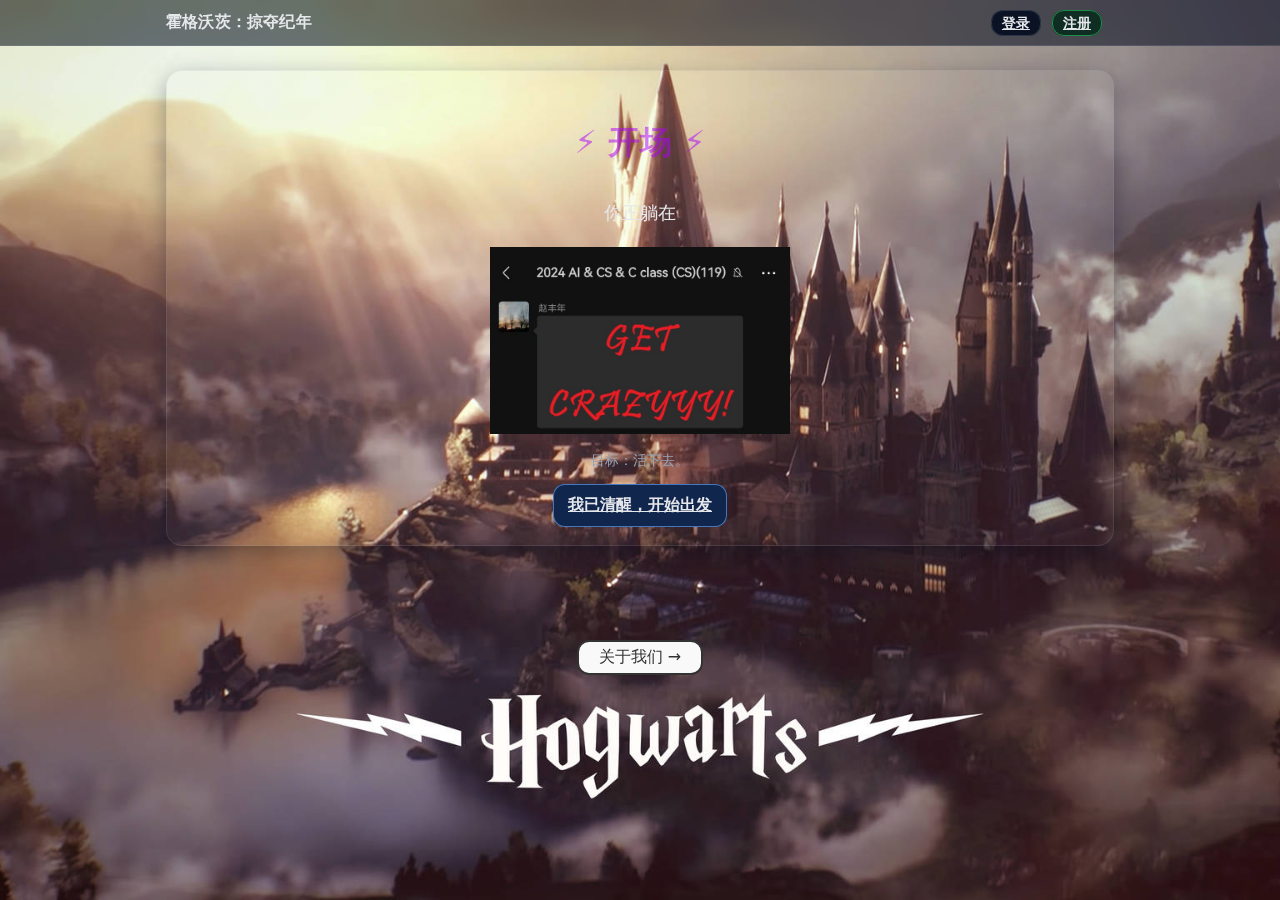
<file: index.html>
<!-- index.html 游戏入口 -->
<!DOCTYPE html>
<html lang="zh">
<head>
  <meta charset="UTF-8" />
  <title>《霍格沃茨：掠夺纪年 · 互动叙事主程序</title>
  <meta name="viewport" content="width=device-width, initial-scale=1" />
  <link rel="stylesheet" href="style.css">
</head>

<body>
<header>
  <div class="bar">
  <div class="title">霍格沃茨：掠夺纪年</div>
<!-- <div class="title-bar">
  <img src="images/logo.png" alt="logo" class="title-logo">
  <span class="title-text">霍格沃茨：掠夺纪年</span>
</div> -->
    <!-- 新增登录/注册 -->
    <div class="auth">
      <a href="login.html?from=index" class="btn small">登录</a>
      <a href="register.html?from=index" class="btn small accent">注册</a>
    </div>
  </div>
</header>

<main>
  <!-- 开场说明 -->
  <section id="intro" class="card">
    <h3 id="introTitle" style="text-align:center; color:rgb(174, 0, 255); font-size:32px;">⚡ 开场 ⚡</h3>

    <p style="text-align:center; font-size:18px; line-height:1.8;">
      <span id="introText"></span>
    </p>

    <div style="text-align:center; margin-top:10px;">
      <img src="images/crazy.jpg" alt="crazy" style="max-width:300px;">
    </div>

    <p class="muted" style="text-align:center;">
      目标：活下去。
    </p>

    <div class="row" style="display:flex; justify-content:center; gap:10px;">
      <!-- 修改：跳转到 reality.html -->
      <a href="reality.html" class="btn primary">我已清醒，开始出发</a>
      <!-- <button id="howBtn" class="btn">查看规则</button> -->
    </div>
  </section>
</main>

<footer>
  <a href="about.html?from=index" class="footer-link">关于我们 →</a>
</footer>

<script src="intro.js"></script>
<script src="config.js"></script>
<script src="utils.js"></script>
<script src="engine.js"></script>
<script src="main.js"></script>
</body>
</html>
</file>
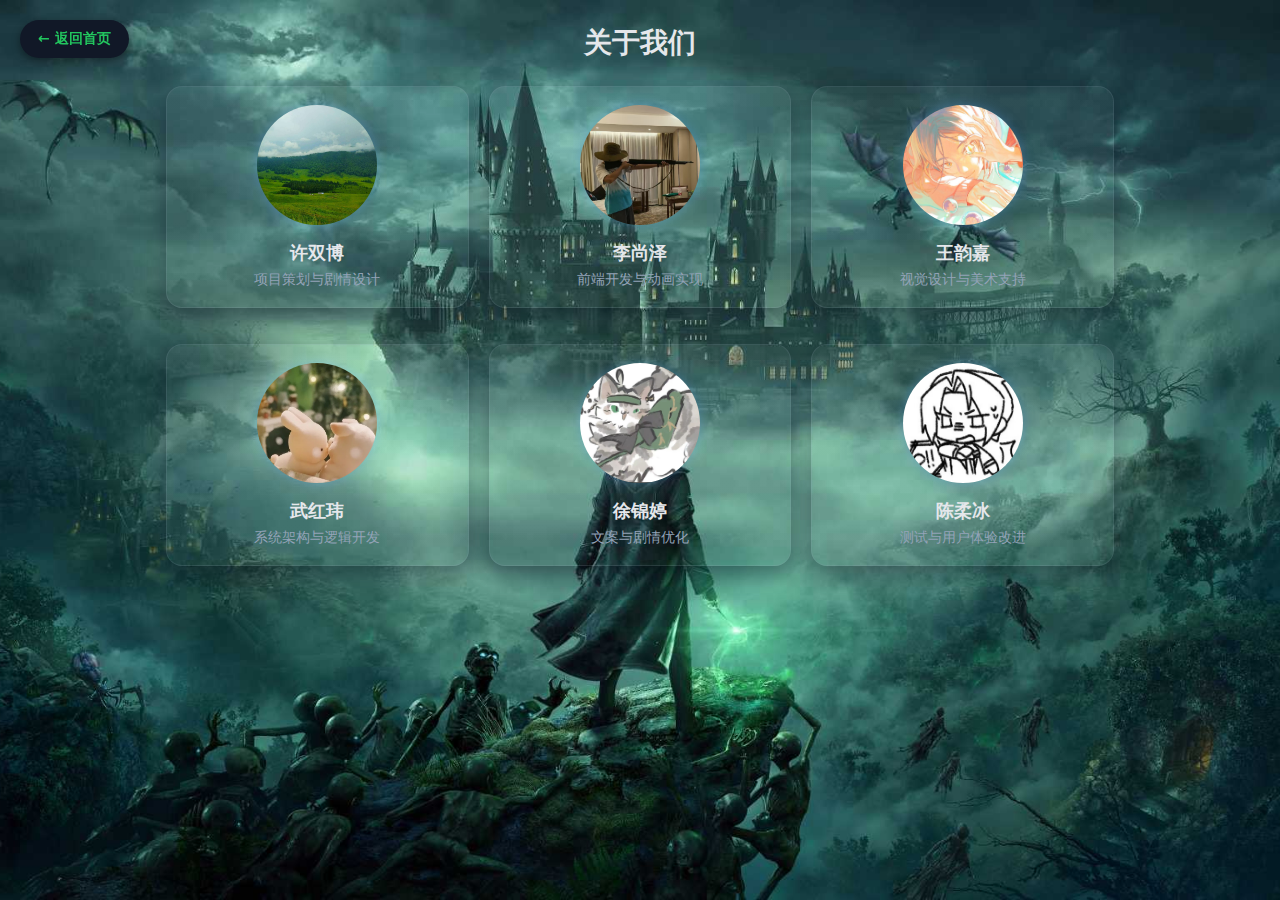
<file: about.html>
<!DOCTYPE html>
<html lang="zh">
<head>
  <meta charset="UTF-8">
  <title>关于我们 - 良乡赶考</title>
  <meta name="viewport" content="width=device-width, initial-scale=1" />
  <link rel="stylesheet" href="style.css">
  <style>
     body {
    background: url("images/about-bg.jpg") no-repeat center center fixed;
    background-size: cover;
  }
    h2 {
      text-align: center;
      font-size: 28px;
      margin: 24px 0;
    }

    .grid {
      display: grid;
      grid-template-columns: repeat(auto-fill, minmax(240px, 1fr));
      gap: 20px;
    }

    .card {
      text-align: center;
      transition: transform .2s;
    }

    .card img {
      width: 120px;
      height: 120px;
      border-radius: 50%;
      object-fit: cover;
      cursor: pointer;
      box-shadow: 0 0 12px rgba(96,165,250,0.35);
      transition: transform .3s, box-shadow .3s;
      animation: glow 3s infinite ease-in-out;
    }

    .card img:hover {
      transform: scale(1.12);
      box-shadow: 0 0 24px rgba(96,165,250,0.8);
    }

    @keyframes glow {
      0%, 100% { box-shadow: 0 0 12px rgba(96,165,250,0.35); }
      50% { box-shadow: 0 0 24px rgba(96,165,250,0.65); }
    }

    .card h3 {
      margin: 12px 0 6px;
      font-size: 18px;
      font-weight: 600;
    }

    .card p {
      margin: 0;
      font-size: 14px;
      color: var(--muted);
    }

    .card a {
      text-decoration: none;
      color: inherit;
    }

    /* 返回按钮 */
    .back {
      position: fixed;
      top: 20px;
      left: 20px;
      background: var(--card);
      color: var(--accent);
      padding: 10px 18px;
      border-radius: 50px;
      text-decoration: none;
      font-size: 14px;
      font-weight: bold;
      transition: all 0.3s ease;
      box-shadow: 0 3px 8px rgba(0,0,0,0.4);
      overflow: hidden;
    }
    .back::before {
      content: "";
      position: absolute;
      top: 0; left: -100%;
      width: 100%; height: 100%;
      background: var(--accent);
      transition: all 0.3s ease;
      z-index: -1;
    }
    .back:hover {
      color: #fff;
      transform: translateX(3px);
    }
    .back:hover::before {
      left: 0;
    }
  </style>
</head>
<body>
    <!-- 返回按钮 -->
  <script>
    const params = new URLSearchParams(window.location.search);
    const from = params.get('from'); // 获取参数 from 的值

    const backLink = document.createElement('a');
    backLink.className = 'back';

    if (from === 'index') {
      backLink.href = 'index.html';
      backLink.textContent = '← 返回首页';
    } else if (from === 'reality') {
      backLink.href = 'reality.html';
      backLink.textContent = '← 返回上一页';
    } else {
      backLink.href = 'index.html'; // 默认返回首页
      backLink.textContent = '← 返回首页';
    }

    document.body.prepend(backLink); // 插入页面顶部
  </script>

  <main class="container">
    <h2>关于我们</h2>
    <div class="grid">
      <!-- 成员 1 -->
      <div class="card">
        <a href="about/许双博.html">
          <img src="images/许双博.jpg" alt="许双博">
        </a>
        <a href="许双博.html">
          <h3>许双博</h3>
          <p>项目策划与剧情设计</p>
        </a>
      </div>

      <!-- 成员 2 -->
      <div class="card">
        <a href="about/李尚泽.html">
          <img src="images/李尚泽.jpg" alt="李尚泽">
        </a>
        <a href="李尚泽.html">
          <h3>李尚泽</h3>
          <p>前端开发与动画实现</p>
        </a>
      </div>

      <!-- 成员 3 -->
      <div class="card">
        <a href="about/王韵嘉.html">
          <img src="images/王韵嘉.jpg" alt="王韵嘉">
        </a>
        <a href="王韵嘉.html">
          <h3>王韵嘉</h3>
          <p>视觉设计与美术支持</p>
        </a>
      </div>

      <!-- 成员 4 -->
      <div class="card">
        <a href="about/武红玮.html">
          <img src="images/武红玮.jpg" alt="武红玮">
        </a>
        <a href="武红玮.html">
          <h3>武红玮</h3>
          <p>系统架构与逻辑开发</p>
        </a>
      </div>

      <!-- 成员 5 -->
      <div class="card">
        <a href="about/徐锦婷.html">
          <img src="images/徐锦婷.jpg" alt="A">
        </a>
        <a href="徐锦婷.html">
          <h3>徐锦婷</h3>
          <p>文案与剧情优化</p>
        </a>
      </div>

      <!-- 成员 6 -->
      <div class="card">
        <a href="about/陈柔冰.html">
          <img src="images/陈柔冰.jpg" alt="B">
        </a>
        <a href="陈柔冰.html">
          <h3>陈柔冰</h3>
          <p>测试与用户体验改进</p>
        </a>
      </div>
    </div>


  </main>
</body>
</html>
</file>
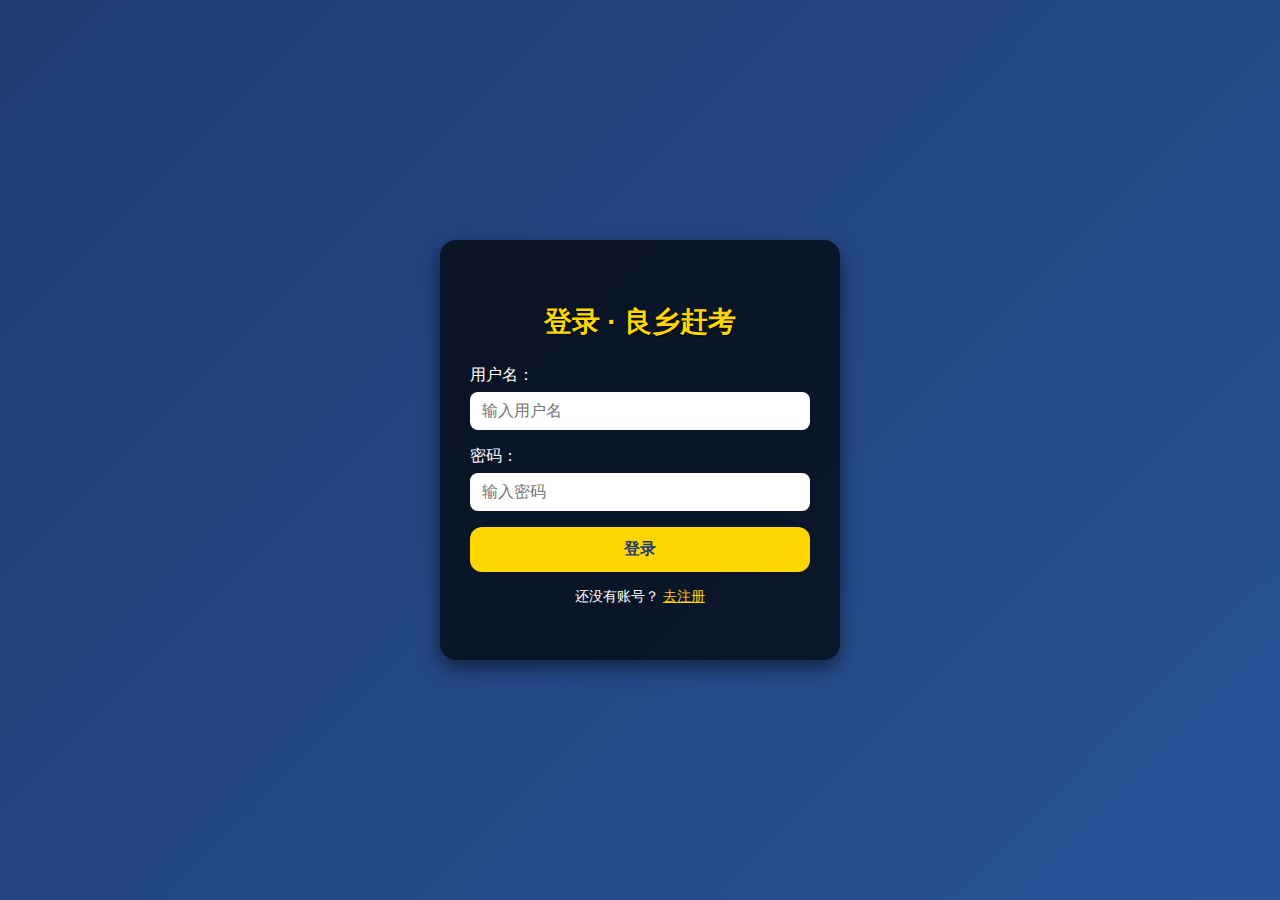
<file: login.html>
<!-- login.html -->
<!DOCTYPE html>
<html lang="zh">
<head>
  <meta charset="UTF-8">
  <title>登录 - 良乡赶考</title>
  <meta name="viewport" content="width=device-width, initial-scale=1">
  <link rel="stylesheet" href="style.css">
  <style>
    body {
      margin: 0;
      font-family: "Segoe UI", Roboto, sans-serif;
      background: linear-gradient(135deg, #1e3c72, #2a5298);
      display: flex;
      justify-content: center;
      align-items: center;
      min-height: 100vh;
      color: #fff;
    }

    main {
      background-color: rgba(0,0,0,0.7);
      padding: 40px 30px;
      border-radius: 16px;
      box-shadow: 0 8px 20px rgba(0,0,0,0.5);
      width: 100%;
      max-width: 400px;
      text-align: center;
      animation: fadeIn 0.8s ease;
    }

    h2 {
      margin-bottom: 24px;
      font-size: 28px;
      color: #ffd700;
      text-shadow: 1px 1px 2px #000;
    }

    form label {
      display: block;
      margin-bottom: 16px;
      text-align: left;
      font-size: 16px;
    }

    input[type="text"], input[type="password"] {
      width: 100%;
      padding: 10px 12px;
      border-radius: 8px;
      border: none;
      outline: none;
      font-size: 16px;
      margin-top: 6px;
      box-sizing: border-box;
    }

    input[type="text"]:focus, input[type="password"]:focus {
      box-shadow: 0 0 8px #ffd700;
    }

    button.btn.primary {
      width: 100%;
      padding: 12px 0;
      background-color: #ffd700;
      color: #1e3c72;
      font-weight: bold;
      border: none;
      border-radius: 12px;
      cursor: pointer;
      font-size: 16px;
      transition: all 0.2s ease;
    }

    button.btn.primary:hover {
      background-color: #ffea00;
      transform: scale(1.03);
    }

    p {
      margin-top: 16px;
      font-size: 14px;
    }

    p a {
      color: #ffd700;
      text-decoration: underline;
    }

    #message {
      margin-top: 10px;
      color: #ff6b6b;
      font-weight: bold;
    }

    @keyframes fadeIn {
      from {opacity: 0; transform: translateY(-20px);}
      to {opacity:1; transform: translateY(0);}
    }
  </style>
</head>
<body>
<main>
  <h2>登录 · 良乡赶考</h2>
  <form id="loginForm">
    <label>用户名：
      <input type="text" id="username" placeholder="输入用户名" required>
    </label>
    <label>密码：
      <input type="password" id="password" placeholder="输入密码" required>
    </label>
    <button type="submit" class="btn primary">登录</button>
  </form>
  <p>还没有账号？ <a href="register.html">去注册</a></p>
  <p id="message"></p>
</main>

<script>
const form = document.getElementById('loginForm');
const msg = document.getElementById('message');

form.addEventListener('submit', e => {
  e.preventDefault();
  const username = document.getElementById('username').value.trim();
  const password = document.getElementById('password').value.trim();

  const users = JSON.parse(localStorage.getItem('users') || '{}');

  if(users[username] && users[username].password === password){
    localStorage.setItem('currentUser', username);

    // 根据来源页面跳转
    const ref = document.referrer;
    if(ref.includes('index.html')){
      window.location.href = 'index.html';
    } else if(ref.includes('reality.html')){
      window.location.href = 'reality.html';
    } else {
      window.location.href = 'index.html'; // 默认首页
    }

  } else {
    msg.textContent = '用户名或密码错误';
  }
});

</script>
</body>
</html>
</file>
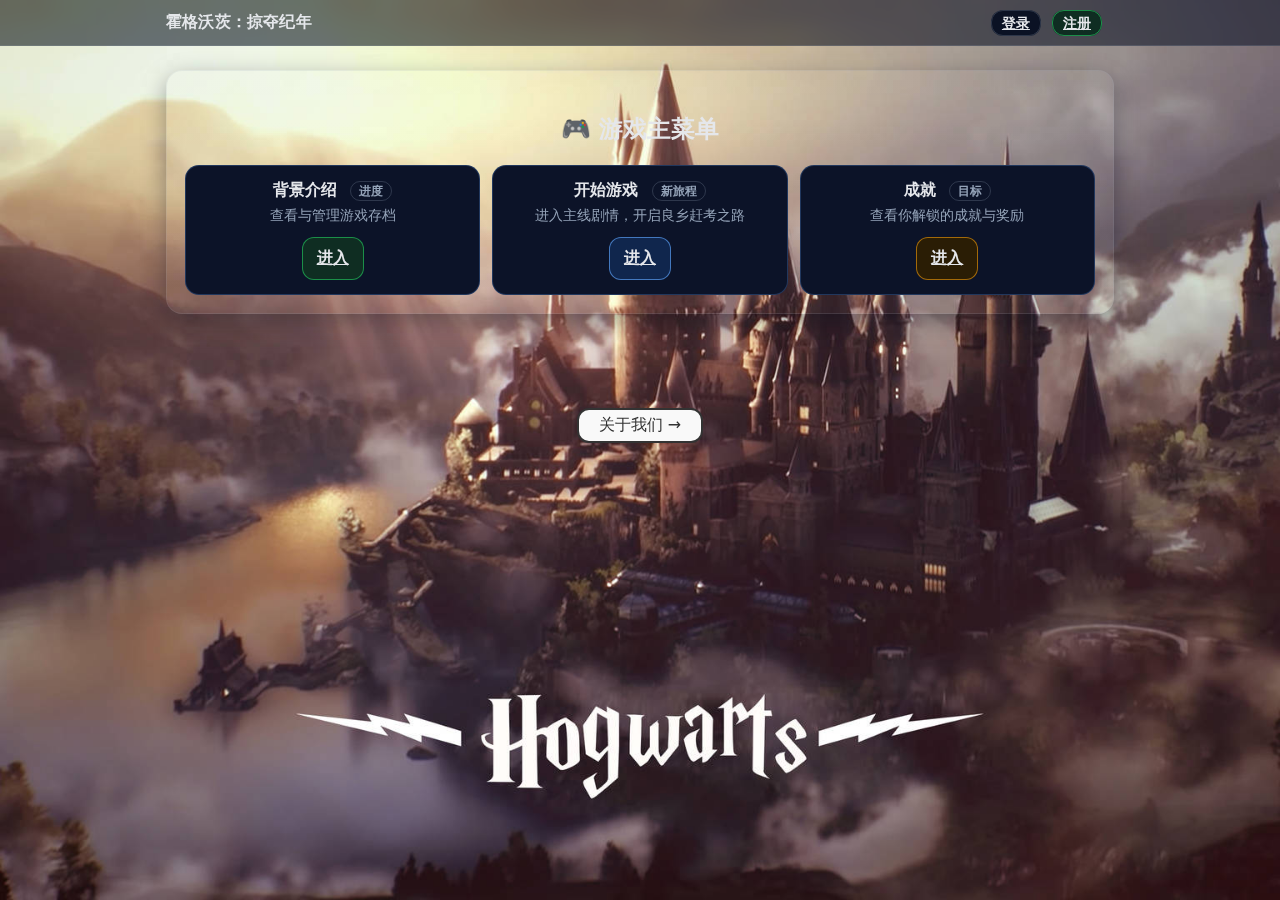
<file: reality.html>
<!-- reality.html 现实部分主文件 -->
<!DOCTYPE html>
<html lang="zh">
<head>
  <meta charset="UTF-8" />
  <title>现实场景 · 出发去良乡</title>
  <meta name="viewport" content="width=device-width, initial-scale=1" />
  <link rel="stylesheet" href="style.css">
</head>

<body>
<header>
  <div class="bar">
    <div class="title">霍格沃茨：掠夺纪年</div>
    <!-- 新增登录/注册 -->
    <div class="auth">
      <a href="login.html?from=reality" class="btn small">登录</a>
      <a href="register.html?from=reality" class="btn small accent">注册</a>
    </div>
  </div>
</header>

<main>
  <!-- 游戏主菜单（现实世界出发后） -->
  <section id="routes" class="card">
    <h3 style="text-align:center; font-size:24px; margin-bottom:20px;">🎮 游戏主菜单</h3>
    <div class="grid">

      <div class="route" style="text-align:center;">
        <h4>背景介绍 <span class="tag">进度</span></h4>
        <div class="muted">查看与管理游戏存档</div>
        <div class="row" style="margin-top:12px; justify-content:center;">
          <a href="page1.html" class="btn accent">进入</a>
        </div>
      </div>


      <div class="route" style="text-align:center;">
        <h4>开始游戏 <span class="tag">新旅程</span></h4>
        <div class="muted">进入主线剧情，开启良乡赶考之路</div>
        <div class="row" style="margin-top:12px; justify-content:center;">
          <a href="www/index.html" class="btn primary">进入</a>
        </div>
      </div>

      <div class="route" style="text-align:center;">
        <h4>成就 <span class="tag">目标</span></h4>
        <div class="muted">查看你解锁的成就与奖励</div>
        <div class="row" style="margin-top:12px; justify-content:center;">
          <a href="achievements.html" class="btn warn">进入</a>
        </div>
      </div>

    </div>
  </section>
</main>

<footer>
  <a href="about.html?from=reality" class="footer-link">关于我们 →</a>
</footer>

<script src="config.js"></script>
<script src="utils.js"></script>
<script src="engine.js"></script>
<script src="main.js"></script>
</body>
</html>
</file>
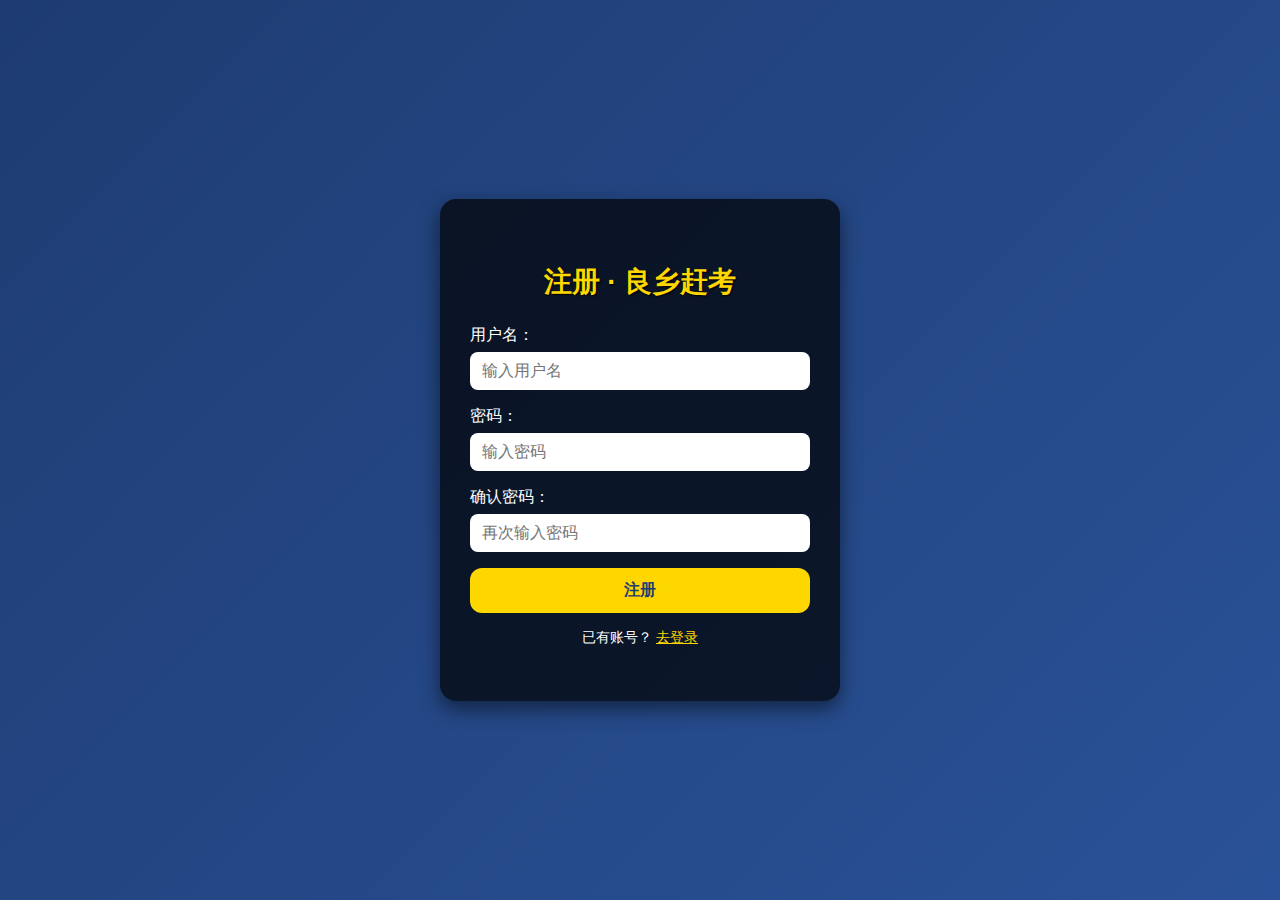
<file: register.html>
<!-- register.html -->
<!DOCTYPE html>
<html lang="zh">
<head>
  <meta charset="UTF-8">
  <title>注册 - 良乡赶考</title>
  <meta name="viewport" content="width=device-width, initial-scale=1">
  <link rel="stylesheet" href="style.css">
  <style>
    body {
      margin: 0;
      font-family: "Segoe UI", Roboto, sans-serif;
      background: linear-gradient(135deg, #1e3c72, #2a5298);
      display: flex;
      justify-content: center;
      align-items: center;
      min-height: 100vh;
      color: #fff;
    }

    main {
      background-color: rgba(0,0,0,0.7);
      padding: 40px 30px;
      border-radius: 16px;
      box-shadow: 0 8px 20px rgba(0,0,0,0.5);
      width: 100%;
      max-width: 400px;
      text-align: center;
      animation: fadeIn 0.8s ease;
    }

    h2 {
      margin-bottom: 24px;
      font-size: 28px;
      color: #ffd700;
      text-shadow: 1px 1px 2px #000;
    }

    form label {
      display: block;
      margin-bottom: 16px;
      text-align: left;
      font-size: 16px;
    }

    input[type="text"], input[type="password"] {
      width: 100%;
      padding: 10px 12px;
      border-radius: 8px;
      border: none;
      outline: none;
      font-size: 16px;
      margin-top: 6px;
      box-sizing: border-box;
    }

    input[type="text"]:focus, input[type="password"]:focus {
      box-shadow: 0 0 8px #ffd700;
    }

    button.btn.primary {
      width: 100%;
      padding: 12px 0;
      background-color: #ffd700;
      color: #1e3c72;
      font-weight: bold;
      border: none;
      border-radius: 12px;
      cursor: pointer;
      font-size: 16px;
      transition: all 0.2s ease;
    }

    button.btn.primary:hover {
      background-color: #ffea00;
      transform: scale(1.03);
    }

    p {
      margin-top: 16px;
      font-size: 14px;
    }

    p a {
      color: #ffd700;
      text-decoration: underline;
    }

    #message {
      margin-top: 10px;
      color: #ff6b6b;
      font-weight: bold;
    }

    @keyframes fadeIn {
      from {opacity: 0; transform: translateY(-20px);}
      to {opacity:1; transform: translateY(0);}
    }
  </style>
</head>
<body>
<main>
  <h2>注册 · 良乡赶考</h2>
  <form id="registerForm">
    <label>用户名：
      <input type="text" id="username" placeholder="输入用户名" required>
    </label>
    <label>密码：
      <input type="password" id="password" placeholder="输入密码" required>
    </label>
    <label>确认密码：
      <input type="password" id="confirmPassword" placeholder="再次输入密码" required>
    </label>
    <button type="submit" class="btn primary">注册</button>
  </form>
  <p>已有账号？ <a href="login.html">去登录</a></p>
  <p id="message"></p>
</main>

<script>
const form = document.getElementById('registerForm');
const msg = document.getElementById('message');

form.addEventListener('submit', e => {
  e.preventDefault();
  const username = document.getElementById('username').value.trim();
  const password = document.getElementById('password').value.trim();
  const confirmPassword = document.getElementById('confirmPassword').value.trim();

  if(password !== confirmPassword){
    msg.textContent = '两次输入的密码不一致';
    return;
  }

  const users = JSON.parse(localStorage.getItem('users') || '{}');

  if(users[username]){
    msg.textContent = '用户名已存在';
    return;
  }

  users[username] = { password, progress: {} };
  localStorage.setItem('users', JSON.stringify(users));

  alert('注册成功！请登录');
  window.location.href = 'login.html';
});
</script>
</body>
</html>
</file>
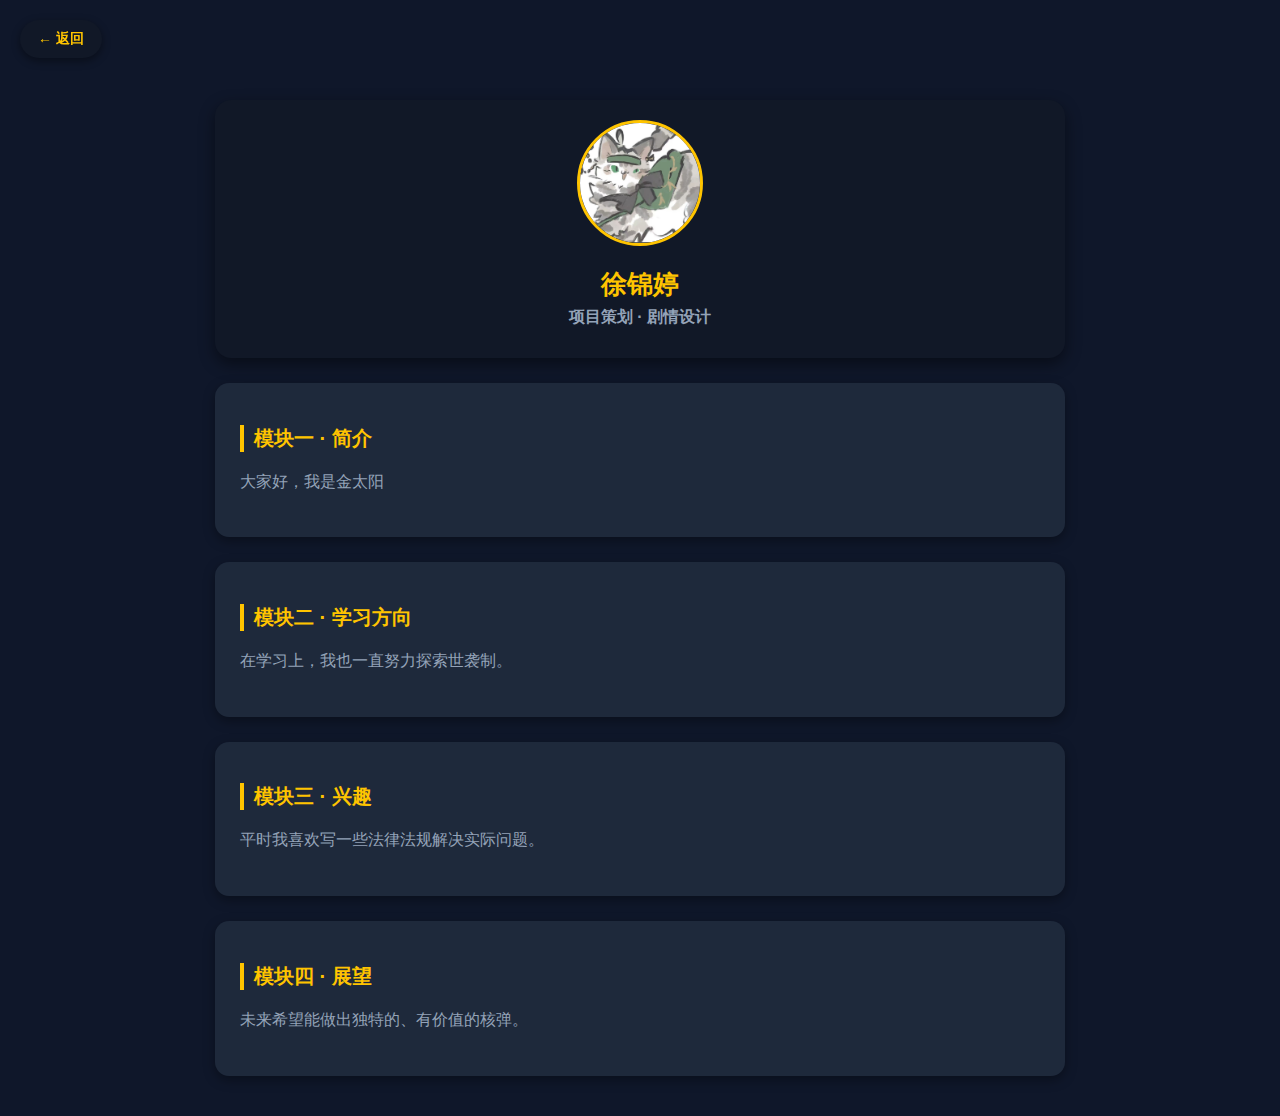
<file: about/徐锦婷.html>
<!DOCTYPE html>
<html lang="zh">
<head>
  <meta charset="UTF-8">
  <title>徐锦婷 - 个人介绍</title>
  <meta name="viewport" content="width=device-width, initial-scale=1" />
  <style>
    :root {
      --bg: #0f172a;
      --card: #111827;
      --text: #e5e7eb;
      --accent: #ffc400;
      --muted: #94a3b8;
    }
    body {
      margin: 0;
      font-family: "Microsoft Yahei", sans-serif;
      background: var(--bg);
      color: var(--text);
      overflow-x: hidden;
    }

    /* 返回按钮 */
    .back {
      position: fixed;
      top: 20px;
      left: 20px;
      background: var(--card);
      color: var(--accent);
      padding: 10px 18px;
      border-radius: 50px;
      text-decoration: none;
      font-size: 14px;
      font-weight: bold;
      transition: all 0.3s ease;
      box-shadow: 0 3px 8px rgba(0,0,0,0.4);
      overflow: hidden;
    }
    .back::before {
      content: "";
      position: absolute;
      top: 0; left: -100%;
      width: 100%; height: 100%;
      background: var(--accent);
      transition: all 0.3s ease;
      z-index: -1;
    }
    .back:hover {
      color: #fff;
      transform: translateX(3px);
    }
    .back:hover::before {
      left: 0;
    }

    /* 内容整体 */
    .container {
      max-width: 850px;
      margin: 100px auto 40px auto;
      display: flex;
      flex-direction: column;
      gap: 25px;
      animation: fadeIn 1.2s ease;
    }

    /* 头像卡片（缩短） */
    .profile {
      background: var(--card);
      padding: 20px;
      border-radius: 16px;
      box-shadow: 0 6px 16px rgba(0,0,0,0.45);
      text-align: center;
    }
    .profile img {
      width: 120px;
      height: 120px;
      border-radius: 50%;
      border: 3px solid var(--accent);
      margin-bottom: 12px;
      animation: glow 2.5s infinite ease-in-out;
    }
    h1 {
      margin: 5px 0;
      font-size: 26px;
      color: var(--accent);
    }
    h3 {
      margin: 5px 0 10px;
      font-size: 16px;
      color: var(--muted);
    }

    /* 简介模块 */
    .card {
      background: #1e293b; 
      padding: 25px;
      border-radius: 14px;
      box-shadow: 0 4px 12px rgba(0,0,0,0.35);
      transition: transform 0.3s ease, box-shadow 0.3s ease;
    }
    .card:hover {
      transform: translateY(-6px);
      box-shadow: 0 8px 20px rgba(0,0,0,0.45);
    }
    .card h2 {
      font-size: 20px;
      margin-bottom: 12px;
      color: var(--accent);
      border-left: 4px solid var(--accent);
      padding-left: 10px;
    }
    .card p {
      line-height: 1.8;
      font-size: 16px;
      color: var(--muted);
      text-align: justify;
    }

    /* 动画 */
    @keyframes glow {
      0%, 100% {
        box-shadow: 0 0 12px var(--accent), 0 0 24px rgba(34,197,94,0.3);
      }
      50% {
        box-shadow: 0 0 20px var(--accent), 0 0 40px rgba(34,197,94,0.6);
      }
    }
    @keyframes fadeIn {
      from {
        opacity: 0;
        transform: translateY(20px);
      }
      to {
        opacity: 1;
        transform: translateY(0);
      }
    }
  </style>
</head>
<body>
  <!-- 返回按钮 -->
  <a href="../about.html" class="back">← 返回</a>

  <!-- 内容 -->
  <div class="container">
    <div class="profile">
      <img src="../images/徐锦婷.jpg" alt="徐锦婷">
      <h1>徐锦婷</h1>
      <h3>项目策划 · 剧情设计</h3>
    </div>

    <div class="card">
      <h2>模块一 · 简介</h2>
      <p>
        大家好，我是金太阳
      </p>
    </div>

    <div class="card">
      <h2>模块二 · 学习方向</h2>
      <p>
        在学习上，我也一直努力探索世袭制。
      </p>
    </div>

    <div class="card">
      <h2>模块三 · 兴趣</h2>
      <p>
        平时我喜欢写一些法律法规解决实际问题。
      </p>
    </div>

    <div class="card">
      <h2>模块四 · 展望</h2>
      <p>
        未来希望能做出独特的、有价值的核弹。
      </p>
    </div>
  </div>
</body>
</html>
</file>
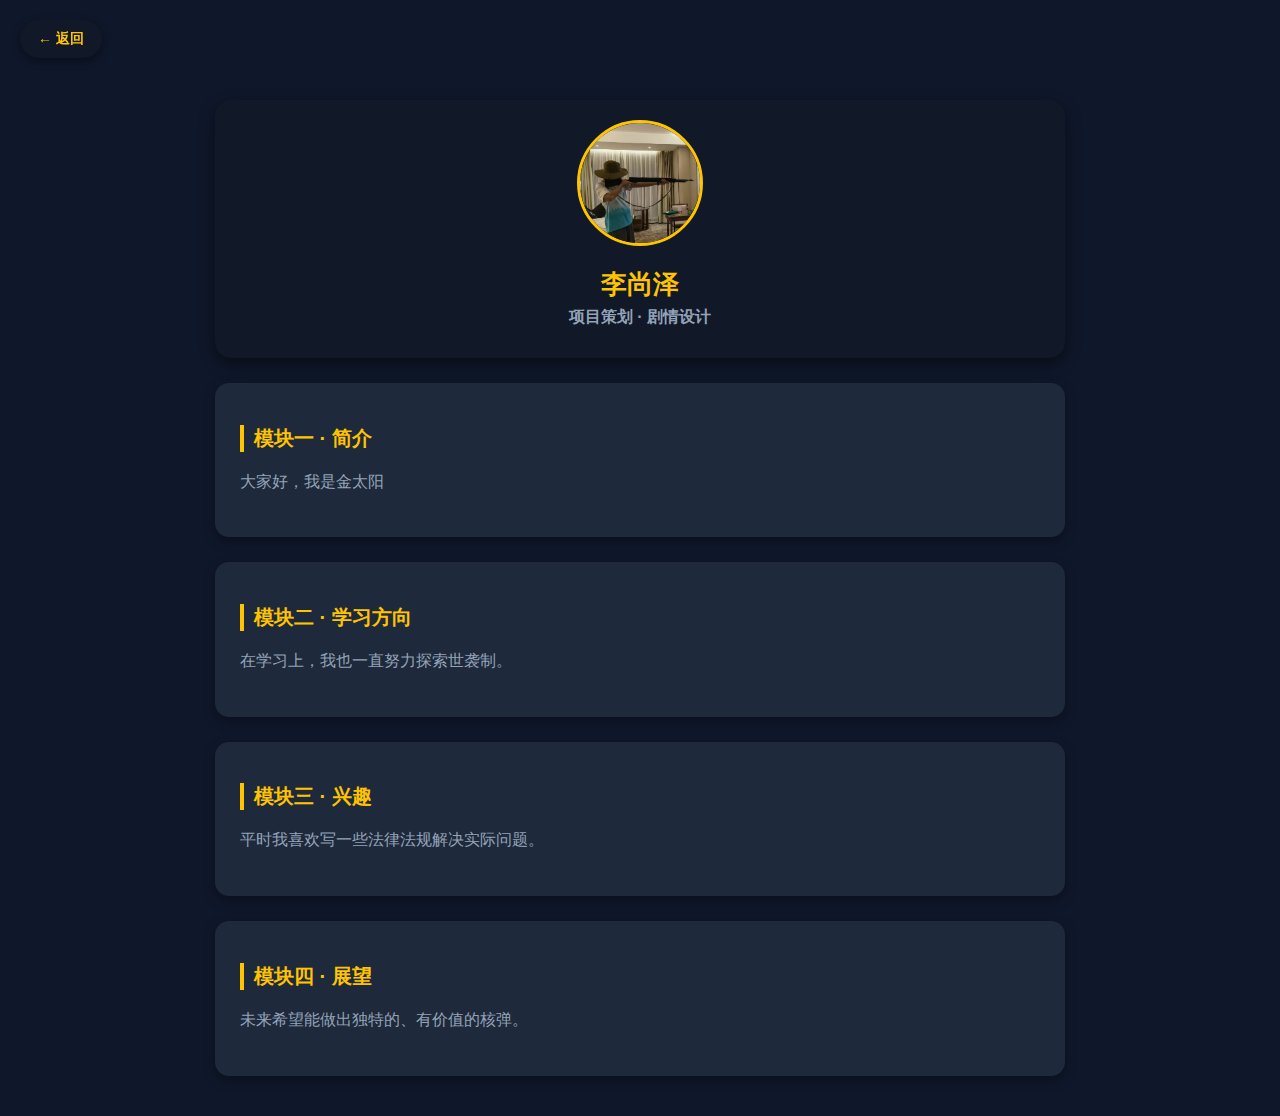
<file: about/李尚泽.html>
<!DOCTYPE html>
<html lang="zh">
<head>
  <meta charset="UTF-8">
  <title>李尚泽 - 个人介绍</title>
  <meta name="viewport" content="width=device-width, initial-scale=1" />
  <style>
    :root {
      --bg: #0f172a;
      --card: #111827;
      --text: #e5e7eb;
      --accent: #ffc400;
      --muted: #94a3b8;
    }
    body {
      margin: 0;
      font-family: "Microsoft Yahei", sans-serif;
      background: var(--bg);
      color: var(--text);
      overflow-x: hidden;
    }

    /* 返回按钮 */
    .back {
      position: fixed;
      top: 20px;
      left: 20px;
      background: var(--card);
      color: var(--accent);
      padding: 10px 18px;
      border-radius: 50px;
      text-decoration: none;
      font-size: 14px;
      font-weight: bold;
      transition: all 0.3s ease;
      box-shadow: 0 3px 8px rgba(0,0,0,0.4);
      overflow: hidden;
    }
    .back::before {
      content: "";
      position: absolute;
      top: 0; left: -100%;
      width: 100%; height: 100%;
      background: var(--accent);
      transition: all 0.3s ease;
      z-index: -1;
    }
    .back:hover {
      color: #fff;
      transform: translateX(3px);
    }
    .back:hover::before {
      left: 0;
    }

    /* 内容整体 */
    .container {
      max-width: 850px;
      margin: 100px auto 40px auto;
      display: flex;
      flex-direction: column;
      gap: 25px;
      animation: fadeIn 1.2s ease;
    }

    /* 头像卡片（缩短） */
    .profile {
      background: var(--card);
      padding: 20px;
      border-radius: 16px;
      box-shadow: 0 6px 16px rgba(0,0,0,0.45);
      text-align: center;
    }
    .profile img {
      width: 120px;
      height: 120px;
      border-radius: 50%;
      border: 3px solid var(--accent);
      margin-bottom: 12px;
      animation: glow 2.5s infinite ease-in-out;
    }
    h1 {
      margin: 5px 0;
      font-size: 26px;
      color: var(--accent);
    }
    h3 {
      margin: 5px 0 10px;
      font-size: 16px;
      color: var(--muted);
    }

    /* 简介模块 */
    .card {
      background: #1e293b; 
      padding: 25px;
      border-radius: 14px;
      box-shadow: 0 4px 12px rgba(0,0,0,0.35);
      transition: transform 0.3s ease, box-shadow 0.3s ease;
    }
    .card:hover {
      transform: translateY(-6px);
      box-shadow: 0 8px 20px rgba(0,0,0,0.45);
    }
    .card h2 {
      font-size: 20px;
      margin-bottom: 12px;
      color: var(--accent);
      border-left: 4px solid var(--accent);
      padding-left: 10px;
    }
    .card p {
      line-height: 1.8;
      font-size: 16px;
      color: var(--muted);
      text-align: justify;
    }

    /* 动画 */
    @keyframes glow {
      0%, 100% {
        box-shadow: 0 0 12px var(--accent), 0 0 24px rgba(34,197,94,0.3);
      }
      50% {
        box-shadow: 0 0 20px var(--accent), 0 0 40px rgba(34,197,94,0.6);
      }
    }
    @keyframes fadeIn {
      from {
        opacity: 0;
        transform: translateY(20px);
      }
      to {
        opacity: 1;
        transform: translateY(0);
      }
    }
  </style>
</head>
<body>
  <!-- 返回按钮 -->
  <a href="../about.html" class="back">← 返回</a>

  <!-- 内容 -->
  <div class="container">
    <div class="profile">
      <img src="../images/李尚泽.jpg" alt="李尚泽">
      <h1>李尚泽</h1>
      <h3>项目策划 · 剧情设计</h3>
    </div>

    <div class="card">
      <h2>模块一 · 简介</h2>
      <p>
        大家好，我是金太阳
      </p>
    </div>

    <div class="card">
      <h2>模块二 · 学习方向</h2>
      <p>
        在学习上，我也一直努力探索世袭制。
      </p>
    </div>

    <div class="card">
      <h2>模块三 · 兴趣</h2>
      <p>
        平时我喜欢写一些法律法规解决实际问题。
      </p>
    </div>

    <div class="card">
      <h2>模块四 · 展望</h2>
      <p>
        未来希望能做出独特的、有价值的核弹。
      </p>
    </div>
  </div>
</body>
</html>
</file>
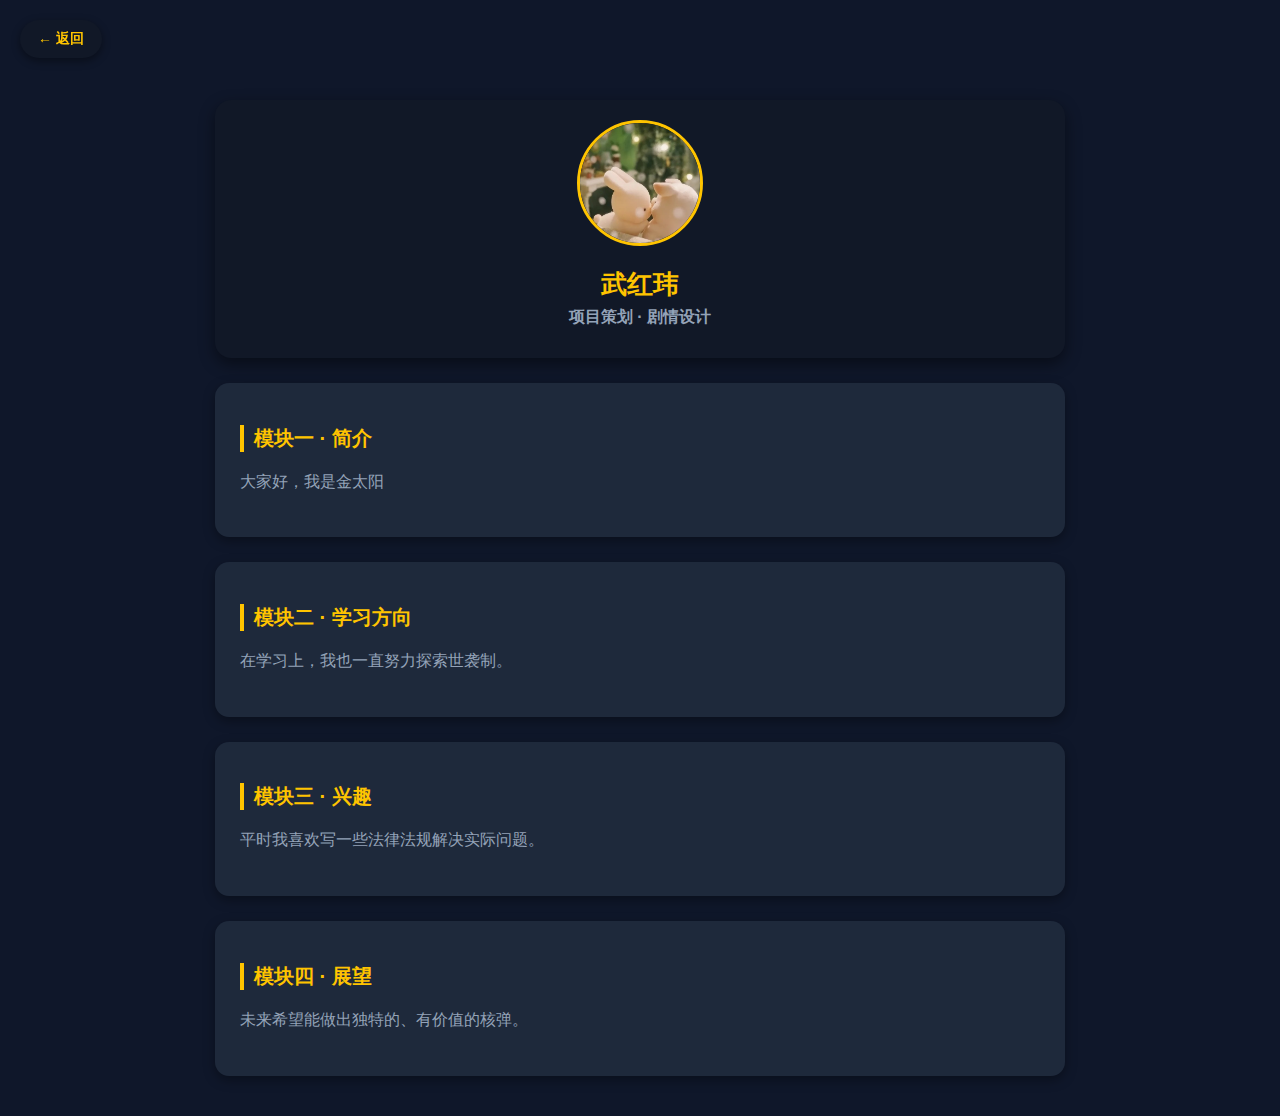
<file: about/武红玮.html>
<!DOCTYPE html>
<html lang="zh">
<head>
  <meta charset="UTF-8">
  <title>武红玮 - 个人介绍</title>
  <meta name="viewport" content="width=device-width, initial-scale=1" />
  <style>
    :root {
      --bg: #0f172a;
      --card: #111827;
      --text: #e5e7eb;
      --accent: #ffc400;
      --muted: #94a3b8;
    }
    body {
      margin: 0;
      font-family: "Microsoft Yahei", sans-serif;
      background: var(--bg);
      color: var(--text);
      overflow-x: hidden;
    }

    /* 返回按钮 */
    .back {
      position: fixed;
      top: 20px;
      left: 20px;
      background: var(--card);
      color: var(--accent);
      padding: 10px 18px;
      border-radius: 50px;
      text-decoration: none;
      font-size: 14px;
      font-weight: bold;
      transition: all 0.3s ease;
      box-shadow: 0 3px 8px rgba(0,0,0,0.4);
      overflow: hidden;
    }
    .back::before {
      content: "";
      position: absolute;
      top: 0; left: -100%;
      width: 100%; height: 100%;
      background: var(--accent);
      transition: all 0.3s ease;
      z-index: -1;
    }
    .back:hover {
      color: #fff;
      transform: translateX(3px);
    }
    .back:hover::before {
      left: 0;
    }

    /* 内容整体 */
    .container {
      max-width: 850px;
      margin: 100px auto 40px auto;
      display: flex;
      flex-direction: column;
      gap: 25px;
      animation: fadeIn 1.2s ease;
    }

    /* 头像卡片（缩短） */
    .profile {
      background: var(--card);
      padding: 20px;
      border-radius: 16px;
      box-shadow: 0 6px 16px rgba(0,0,0,0.45);
      text-align: center;
    }
    .profile img {
      width: 120px;
      height: 120px;
      border-radius: 50%;
      border: 3px solid var(--accent);
      margin-bottom: 12px;
      animation: glow 2.5s infinite ease-in-out;
    }
    h1 {
      margin: 5px 0;
      font-size: 26px;
      color: var(--accent);
    }
    h3 {
      margin: 5px 0 10px;
      font-size: 16px;
      color: var(--muted);
    }

    /* 简介模块 */
    .card {
      background: #1e293b; 
      padding: 25px;
      border-radius: 14px;
      box-shadow: 0 4px 12px rgba(0,0,0,0.35);
      transition: transform 0.3s ease, box-shadow 0.3s ease;
    }
    .card:hover {
      transform: translateY(-6px);
      box-shadow: 0 8px 20px rgba(0,0,0,0.45);
    }
    .card h2 {
      font-size: 20px;
      margin-bottom: 12px;
      color: var(--accent);
      border-left: 4px solid var(--accent);
      padding-left: 10px;
    }
    .card p {
      line-height: 1.8;
      font-size: 16px;
      color: var(--muted);
      text-align: justify;
    }

    /* 动画 */
    @keyframes glow {
      0%, 100% {
        box-shadow: 0 0 12px var(--accent), 0 0 24px rgba(34,197,94,0.3);
      }
      50% {
        box-shadow: 0 0 20px var(--accent), 0 0 40px rgba(34,197,94,0.6);
      }
    }
    @keyframes fadeIn {
      from {
        opacity: 0;
        transform: translateY(20px);
      }
      to {
        opacity: 1;
        transform: translateY(0);
      }
    }
  </style>
</head>
<body>
  <!-- 返回按钮 -->
  <a href="../about.html" class="back">← 返回</a>

  <!-- 内容 -->
  <div class="container">
    <div class="profile">
      <img src="../images/武红玮.jpg" alt="武红玮">
      <h1>武红玮</h1>
      <h3>项目策划 · 剧情设计</h3>
    </div>

    <div class="card">
      <h2>模块一 · 简介</h2>
      <p>
        大家好，我是金太阳
      </p>
    </div>

    <div class="card">
      <h2>模块二 · 学习方向</h2>
      <p>
        在学习上，我也一直努力探索世袭制。
      </p>
    </div>

    <div class="card">
      <h2>模块三 · 兴趣</h2>
      <p>
        平时我喜欢写一些法律法规解决实际问题。
      </p>
    </div>

    <div class="card">
      <h2>模块四 · 展望</h2>
      <p>
        未来希望能做出独特的、有价值的核弹。
      </p>
    </div>
  </div>
</body>
</html>
</file>
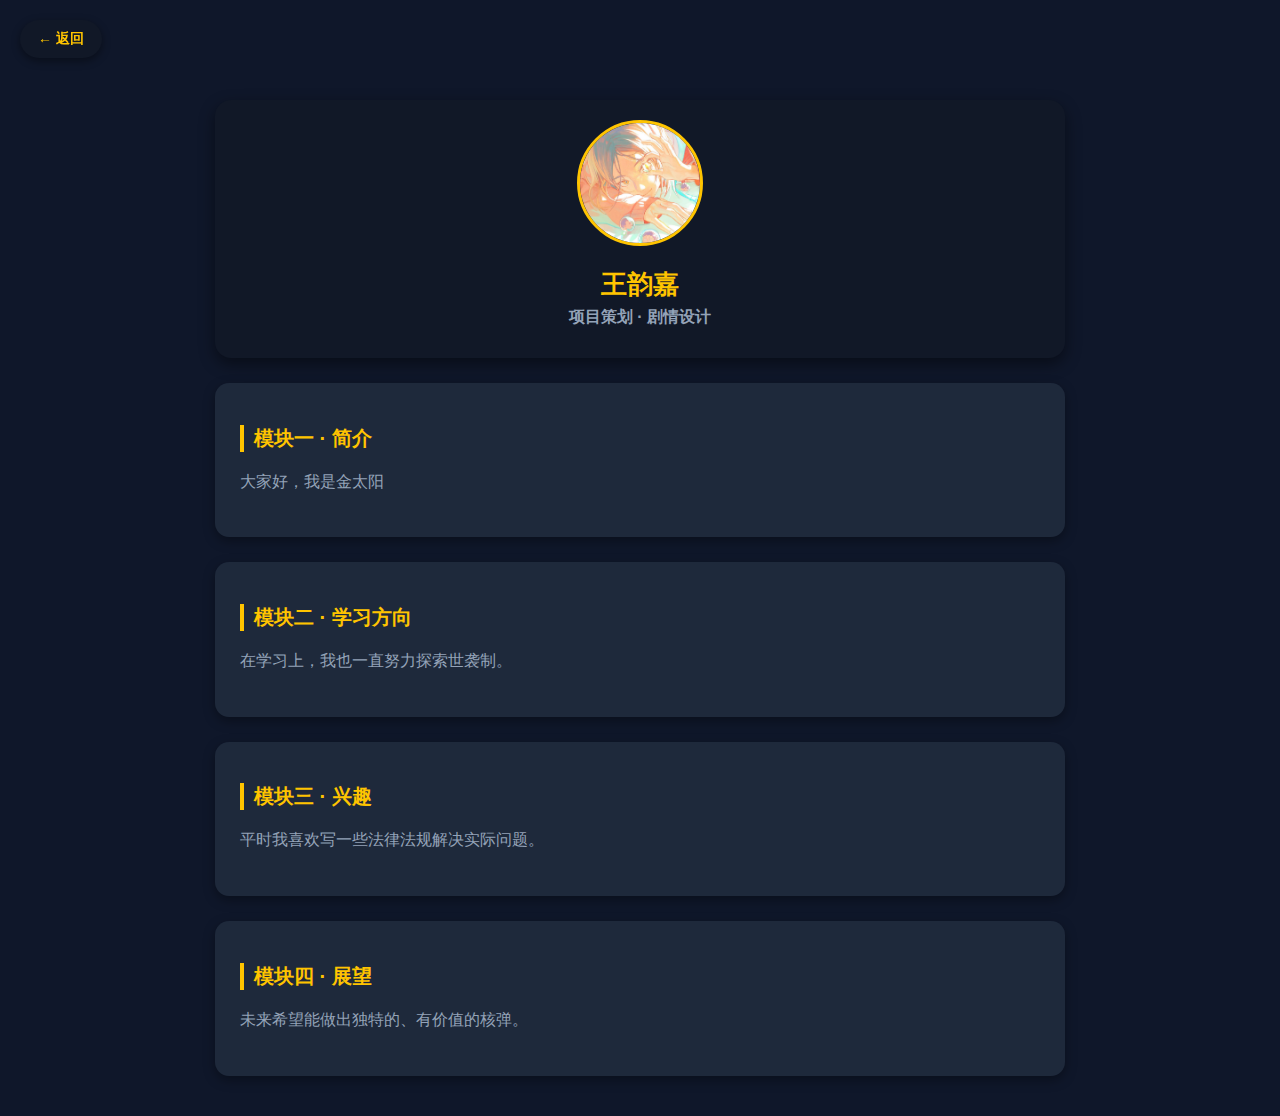
<file: about/王韵嘉.html>
<!DOCTYPE html>
<html lang="zh">
<head>
  <meta charset="UTF-8">
  <title>王韵嘉 - 个人介绍</title>
  <meta name="viewport" content="width=device-width, initial-scale=1" />
  <style>
    :root {
      --bg: #0f172a;
      --card: #111827;
      --text: #e5e7eb;
      --accent: #ffc400;
      --muted: #94a3b8;
    }
    body {
      margin: 0;
      font-family: "Microsoft Yahei", sans-serif;
      background: var(--bg);
      color: var(--text);
      overflow-x: hidden;
    }

    /* 返回按钮 */
    .back {
      position: fixed;
      top: 20px;
      left: 20px;
      background: var(--card);
      color: var(--accent);
      padding: 10px 18px;
      border-radius: 50px;
      text-decoration: none;
      font-size: 14px;
      font-weight: bold;
      transition: all 0.3s ease;
      box-shadow: 0 3px 8px rgba(0,0,0,0.4);
      overflow: hidden;
    }
    .back::before {
      content: "";
      position: absolute;
      top: 0; left: -100%;
      width: 100%; height: 100%;
      background: var(--accent);
      transition: all 0.3s ease;
      z-index: -1;
    }
    .back:hover {
      color: #fff;
      transform: translateX(3px);
    }
    .back:hover::before {
      left: 0;
    }

    /* 内容整体 */
    .container {
      max-width: 850px;
      margin: 100px auto 40px auto;
      display: flex;
      flex-direction: column;
      gap: 25px;
      animation: fadeIn 1.2s ease;
    }

    /* 头像卡片（缩短） */
    .profile {
      background: var(--card);
      padding: 20px;
      border-radius: 16px;
      box-shadow: 0 6px 16px rgba(0,0,0,0.45);
      text-align: center;
    }
    .profile img {
      width: 120px;
      height: 120px;
      border-radius: 50%;
      border: 3px solid var(--accent);
      margin-bottom: 12px;
      animation: glow 2.5s infinite ease-in-out;
    }
    h1 {
      margin: 5px 0;
      font-size: 26px;
      color: var(--accent);
    }
    h3 {
      margin: 5px 0 10px;
      font-size: 16px;
      color: var(--muted);
    }

    /* 简介模块 */
    .card {
      background: #1e293b; 
      padding: 25px;
      border-radius: 14px;
      box-shadow: 0 4px 12px rgba(0,0,0,0.35);
      transition: transform 0.3s ease, box-shadow 0.3s ease;
    }
    .card:hover {
      transform: translateY(-6px);
      box-shadow: 0 8px 20px rgba(0,0,0,0.45);
    }
    .card h2 {
      font-size: 20px;
      margin-bottom: 12px;
      color: var(--accent);
      border-left: 4px solid var(--accent);
      padding-left: 10px;
    }
    .card p {
      line-height: 1.8;
      font-size: 16px;
      color: var(--muted);
      text-align: justify;
    }

    /* 动画 */
    @keyframes glow {
      0%, 100% {
        box-shadow: 0 0 12px var(--accent), 0 0 24px rgba(34,197,94,0.3);
      }
      50% {
        box-shadow: 0 0 20px var(--accent), 0 0 40px rgba(34,197,94,0.6);
      }
    }
    @keyframes fadeIn {
      from {
        opacity: 0;
        transform: translateY(20px);
      }
      to {
        opacity: 1;
        transform: translateY(0);
      }
    }
  </style>
</head>
<body>
  <!-- 返回按钮 -->
  <a href="../about.html" class="back">← 返回</a>

  <!-- 内容 -->
  <div class="container">
    <div class="profile">
      <img src="../images/王韵嘉.jpg" alt="王韵嘉">
      <h1>王韵嘉</h1>
      <h3>项目策划 · 剧情设计</h3>
    </div>

    <div class="card">
      <h2>模块一 · 简介</h2>
      <p>
        大家好，我是金太阳
      </p>
    </div>

    <div class="card">
      <h2>模块二 · 学习方向</h2>
      <p>
        在学习上，我也一直努力探索世袭制。
      </p>
    </div>

    <div class="card">
      <h2>模块三 · 兴趣</h2>
      <p>
        平时我喜欢写一些法律法规解决实际问题。
      </p>
    </div>

    <div class="card">
      <h2>模块四 · 展望</h2>
      <p>
        未来希望能做出独特的、有价值的核弹。
      </p>
    </div>
  </div>
</body>
</html>
</file>
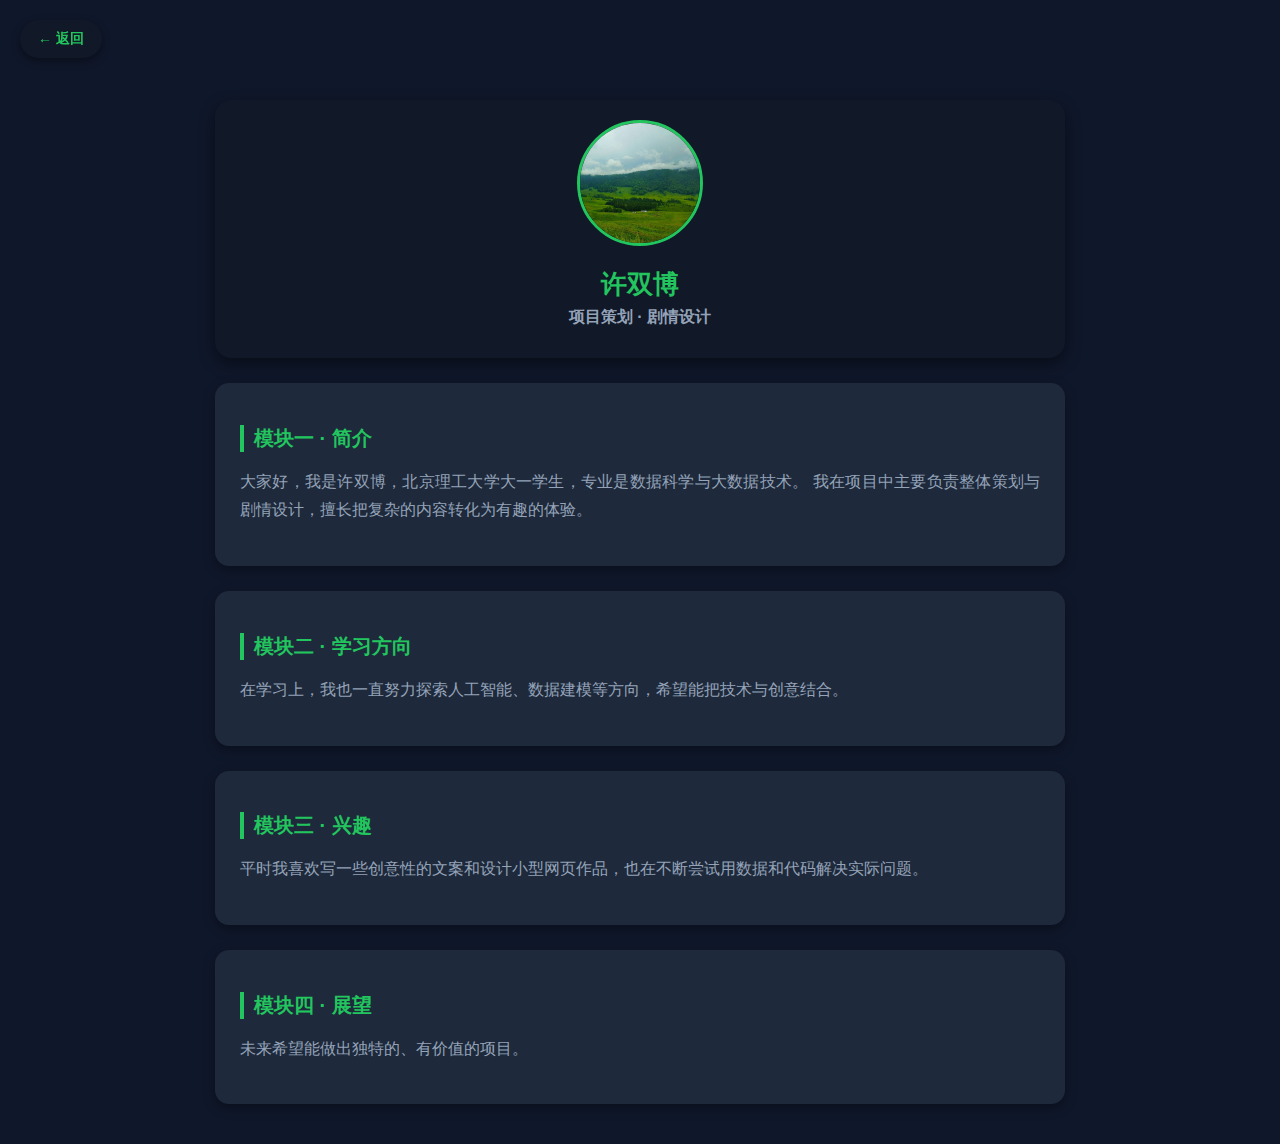
<file: about/许双博.html>
<!DOCTYPE html>
<html lang="zh">
<head>
  <meta charset="UTF-8">
  <title>许双博 - 个人介绍</title>
  <meta name="viewport" content="width=device-width, initial-scale=1" />
  <style>
    :root {
      --bg: #0f172a;
      --card: #111827;
      --text: #e5e7eb;
      --accent: #22c55e;
      --muted: #94a3b8;
    }
    body {
      margin: 0;
      font-family: "Microsoft Yahei", sans-serif;
      background: var(--bg);
      color: var(--text);
      overflow-x: hidden;
    }

    /* 返回按钮 */
    .back {
      position: fixed;
      top: 20px;
      left: 20px;
      background: var(--card);
      color: var(--accent);
      padding: 10px 18px;
      border-radius: 50px;
      text-decoration: none;
      font-size: 14px;
      font-weight: bold;
      transition: all 0.3s ease;
      box-shadow: 0 3px 8px rgba(0,0,0,0.4);
      overflow: hidden;
    }
    .back::before {
      content: "";
      position: absolute;
      top: 0; left: -100%;
      width: 100%; height: 100%;
      background: var(--accent);
      transition: all 0.3s ease;
      z-index: -1;
    }
    .back:hover {
      color: #fff;
      transform: translateX(3px);
    }
    .back:hover::before {
      left: 0;
    }

    /* 内容整体 */
    .container {
      max-width: 850px;
      margin: 100px auto 40px auto;
      display: flex;
      flex-direction: column;
      gap: 25px;
      animation: fadeIn 1.2s ease;
    }

    /* 头像卡片（缩短） */
    .profile {
      background: var(--card);
      padding: 20px;
      border-radius: 16px;
      box-shadow: 0 6px 16px rgba(0,0,0,0.45);
      text-align: center;
    }
    .profile img {
      width: 120px;
      height: 120px;
      border-radius: 50%;
      border: 3px solid var(--accent);
      margin-bottom: 12px;
      animation: glow 2.5s infinite ease-in-out;
    }
    h1 {
      margin: 5px 0;
      font-size: 26px;
      color: var(--accent);
    }
    h3 {
      margin: 5px 0 10px;
      font-size: 16px;
      color: var(--muted);
    }

    /* 简介模块 */
    .card {
      background: #1e293b; 
      padding: 25px;
      border-radius: 14px;
      box-shadow: 0 4px 12px rgba(0,0,0,0.35);
      transition: transform 0.3s ease, box-shadow 0.3s ease;
    }
    .card:hover {
      transform: translateY(-6px);
      box-shadow: 0 8px 20px rgba(0,0,0,0.45);
    }
    .card h2 {
      font-size: 20px;
      margin-bottom: 12px;
      color: var(--accent);
      border-left: 4px solid var(--accent);
      padding-left: 10px;
    }
    .card p {
      line-height: 1.8;
      font-size: 16px;
      color: var(--muted);
      text-align: justify;
    }

    /* 动画 */
    @keyframes glow {
      0%, 100% {
        box-shadow: 0 0 12px var(--accent), 0 0 24px rgba(34,197,94,0.3);
      }
      50% {
        box-shadow: 0 0 20px var(--accent), 0 0 40px rgba(34,197,94,0.6);
      }
    }
    @keyframes fadeIn {
      from {
        opacity: 0;
        transform: translateY(20px);
      }
      to {
        opacity: 1;
        transform: translateY(0);
      }
    }
  </style>
</head>
<body>
  <!-- 返回按钮 -->
  <a href="../about.html" class="back">← 返回</a>

  <!-- 内容 -->
  <div class="container">
    <div class="profile">
      <img src="../images/许双博.jpg" alt="许双博">
      <h1>许双博</h1>
      <h3>项目策划 · 剧情设计</h3>
    </div>

    <div class="card">
      <h2>模块一 · 简介</h2>
      <p>
        大家好，我是许双博，北京理工大学大一学生，专业是数据科学与大数据技术。
        我在项目中主要负责整体策划与剧情设计，擅长把复杂的内容转化为有趣的体验。
      </p>
    </div>

    <div class="card">
      <h2>模块二 · 学习方向</h2>
      <p>
        在学习上，我也一直努力探索人工智能、数据建模等方向，希望能把技术与创意结合。
      </p>
    </div>

    <div class="card">
      <h2>模块三 · 兴趣</h2>
      <p>
        平时我喜欢写一些创意性的文案和设计小型网页作品，也在不断尝试用数据和代码解决实际问题。
      </p>
    </div>

    <div class="card">
      <h2>模块四 · 展望</h2>
      <p>
        未来希望能做出独特的、有价值的项目。
      </p>
    </div>
  </div>
</body>
</html>
</file>
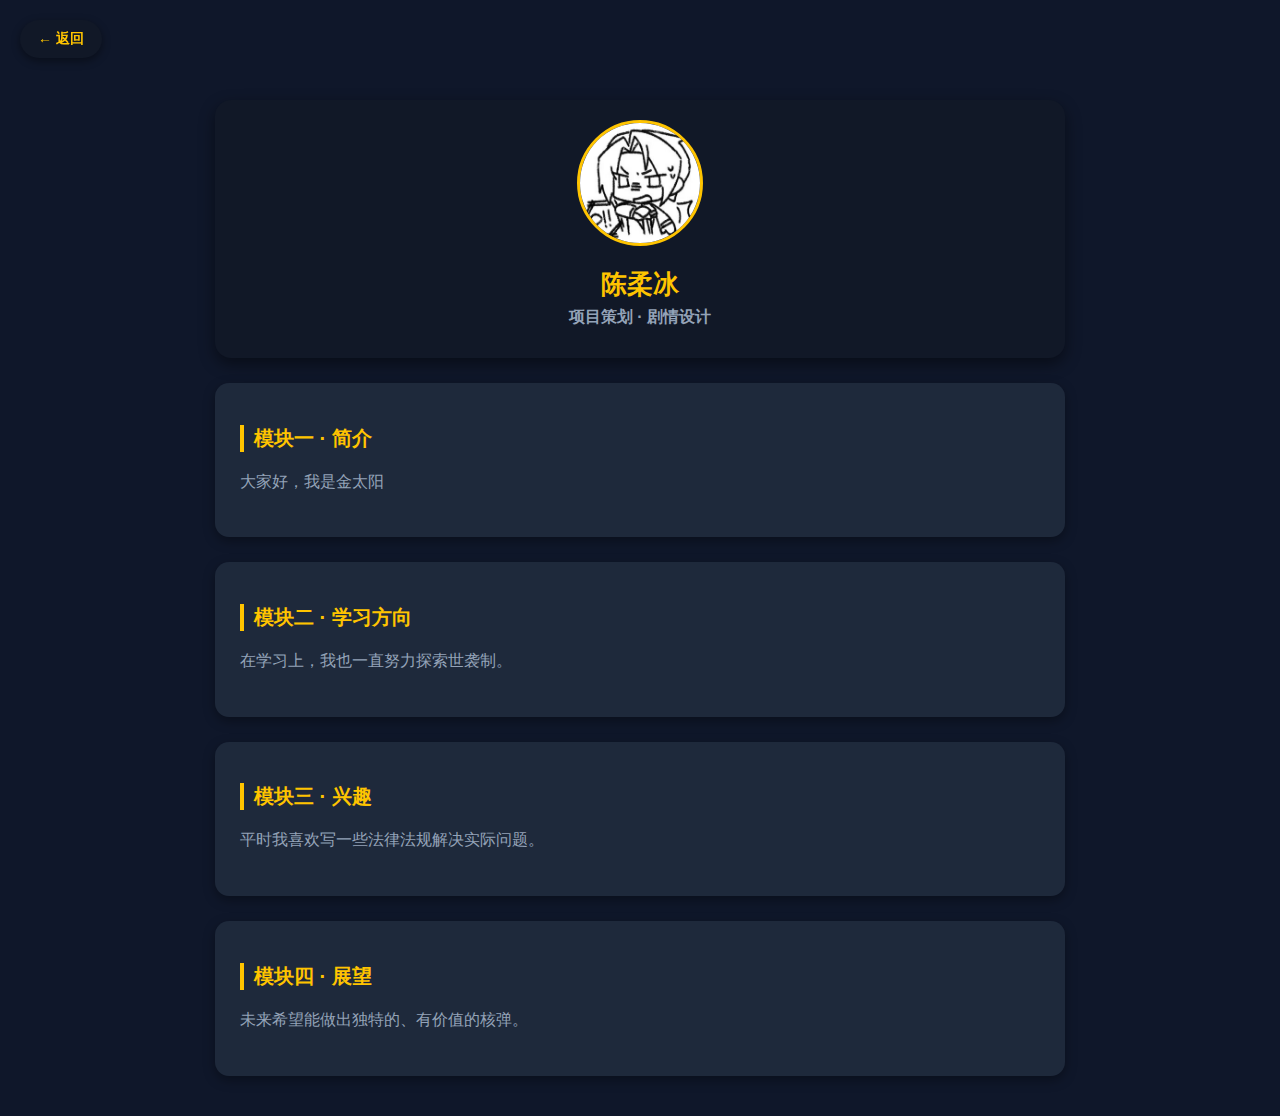
<file: about/陈柔冰.html>
<!DOCTYPE html>
<html lang="zh">
<head>
  <meta charset="UTF-8">
  <title>陈柔冰 - 个人介绍</title>
  <meta name="viewport" content="width=device-width, initial-scale=1" />
  <style>
    :root {
      --bg: #0f172a;
      --card: #111827;
      --text: #e5e7eb;
      --accent: #ffc400;
      --muted: #94a3b8;
    }
    body {
      margin: 0;
      font-family: "Microsoft Yahei", sans-serif;
      background: var(--bg);
      color: var(--text);
      overflow-x: hidden;
    }

    /* 返回按钮 */
    .back {
      position: fixed;
      top: 20px;
      left: 20px;
      background: var(--card);
      color: var(--accent);
      padding: 10px 18px;
      border-radius: 50px;
      text-decoration: none;
      font-size: 14px;
      font-weight: bold;
      transition: all 0.3s ease;
      box-shadow: 0 3px 8px rgba(0,0,0,0.4);
      overflow: hidden;
    }
    .back::before {
      content: "";
      position: absolute;
      top: 0; left: -100%;
      width: 100%; height: 100%;
      background: var(--accent);
      transition: all 0.3s ease;
      z-index: -1;
    }
    .back:hover {
      color: #fff;
      transform: translateX(3px);
    }
    .back:hover::before {
      left: 0;
    }

    /* 内容整体 */
    .container {
      max-width: 850px;
      margin: 100px auto 40px auto;
      display: flex;
      flex-direction: column;
      gap: 25px;
      animation: fadeIn 1.2s ease;
    }

    /* 头像卡片（缩短） */
    .profile {
      background: var(--card);
      padding: 20px;
      border-radius: 16px;
      box-shadow: 0 6px 16px rgba(0,0,0,0.45);
      text-align: center;
    }
    .profile img {
      width: 120px;
      height: 120px;
      border-radius: 50%;
      border: 3px solid var(--accent);
      margin-bottom: 12px;
      animation: glow 2.5s infinite ease-in-out;
    }
    h1 {
      margin: 5px 0;
      font-size: 26px;
      color: var(--accent);
    }
    h3 {
      margin: 5px 0 10px;
      font-size: 16px;
      color: var(--muted);
    }

    /* 简介模块 */
    .card {
      background: #1e293b; 
      padding: 25px;
      border-radius: 14px;
      box-shadow: 0 4px 12px rgba(0,0,0,0.35);
      transition: transform 0.3s ease, box-shadow 0.3s ease;
    }
    .card:hover {
      transform: translateY(-6px);
      box-shadow: 0 8px 20px rgba(0,0,0,0.45);
    }
    .card h2 {
      font-size: 20px;
      margin-bottom: 12px;
      color: var(--accent);
      border-left: 4px solid var(--accent);
      padding-left: 10px;
    }
    .card p {
      line-height: 1.8;
      font-size: 16px;
      color: var(--muted);
      text-align: justify;
    }

    /* 动画 */
    @keyframes glow {
      0%, 100% {
        box-shadow: 0 0 12px var(--accent), 0 0 24px rgba(34,197,94,0.3);
      }
      50% {
        box-shadow: 0 0 20px var(--accent), 0 0 40px rgba(34,197,94,0.6);
      }
    }
    @keyframes fadeIn {
      from {
        opacity: 0;
        transform: translateY(20px);
      }
      to {
        opacity: 1;
        transform: translateY(0);
      }
    }
  </style>
</head>
<body>
  <!-- 返回按钮 -->
  <a href="../about.html" class="back">← 返回</a>

  <!-- 内容 -->
  <div class="container">
    <div class="profile">
      <img src="../images/陈柔冰.jpg" alt="陈柔冰">
      <h1>陈柔冰</h1>
      <h3>项目策划 · 剧情设计</h3>
    </div>

    <div class="card">
      <h2>模块一 · 简介</h2>
      <p>
        大家好，我是金太阳
      </p>
    </div>

    <div class="card">
      <h2>模块二 · 学习方向</h2>
      <p>
        在学习上，我也一直努力探索世袭制。
      </p>
    </div>

    <div class="card">
      <h2>模块三 · 兴趣</h2>
      <p>
        平时我喜欢写一些法律法规解决实际问题。
      </p>
    </div>

    <div class="card">
      <h2>模块四 · 展望</h2>
      <p>
        未来希望能做出独特的、有价值的核弹。
      </p>
    </div>
  </div>
</body>
</html>
</file>
<file: style.css>
:root {
  --bg: #0f172a;
  --card: #111827;
  --muted: #94a3b8;
  --text: #e5e7eb;
  --accent: #22c55e;
  --danger: #ef4444;
  --warn: #f59e0b;
  --primary: #60a5fa;
}
* { box-sizing: border-box; }
/* body {
  margin: 0; font-family: system-ui, -apple-system, Segoe UI, Roboto, Helvetica, Arial;
  background: radial-gradient(1200px 600px at 20% -10%, #1f2937, #0b1022) no-repeat, var(--bg);
  color: var(--text);
} */

body {
  margin: 0; 
  font-family: system-ui, -apple-system, Segoe UI, Roboto, Helvetica, Arial;
  background: url("images/bg.jpg") no-repeat center center fixed;
  background-size: cover;
  color: var(--text);
}

header {
  position: sticky; top: 0; z-index: 10;
  backdrop-filter: saturate(140%) blur(8px);
  background: rgba(15, 23, 42, 0.6);
  border-bottom: 1px solid rgba(148,163,184,.2);
}
.bar {
  max-width: 980px; margin: 0 auto; padding: 12px 16px;
  display: grid; grid-template-columns: 1fr auto auto; gap: 12px; align-items: center;
}
.title { font-weight: 700; letter-spacing:.2px }
.pill {
  padding: 6px 10px; border-radius: 999px; font-size: 14px;
  border: 1px solid rgba(148,163,184,.25); color: var(--muted);
}
.pill strong { color: var(--text); margin-left: 4px }
main { max-width: 980px; margin: 24px auto; padding: 0 16px 48px }
.card {
  background: linear-gradient(180deg, rgba(255,255,255,.04), rgba(255,255,255,.02));
  border: 1px solid rgba(148,163,184,.15);
  border-radius: 16px; padding: 18px; margin-bottom: 16px;
  box-shadow: 0 8px 24px rgba(2,6,23,.35);
}
.muted { color: var(--muted); font-size: 14px }
.row { display: flex; flex-wrap: wrap; gap: 12px }
.btn {
  appearance: none; border: 1px solid rgba(148,163,184,.25);
  background: #0b1224; color: var(--text); padding: 10px 14px;
  border-radius: 12px; cursor: pointer; transition: .2s; font-weight: 600;
}
.btn:hover { transform: translateY(-1px); border-color: rgba(96,165,250,.5) }
.btn.primary { background: #10264d; border-color: rgba(96,165,250,.65) }
.btn.accent { background: #0f2d22; border-color: rgba(34,197,94,.65) }
.btn.warn { background: #2a1d05; border-color: rgba(245,158,11,.6) }
.btn.danger { background: #2a0d0d; border-color: rgba(239,68,68,.6) }
.grid { display: grid; grid-template-columns: repeat(auto-fill, minmax(240px, 1fr)); gap: 12px }
.route { padding: 14px; border-radius: 14px; background: #0c1328; border:1px solid rgba(96,165,250,.25) }
.route h4 { margin: 0 0 6px }
.log { white-space: pre-wrap; font-family: ui-monospace, SFMono-Regular, Menlo, Consolas, monospace; background: #0a0f20; padding: 12px; border-radius: 10px; border: 1px solid rgba(148,163,184,.2) }
.tag { font-size: 12px; padding: 2px 8px; border-radius: 999px; border:1px solid rgba(148,163,184,.25); color: var(--muted); margin-left: 8px }
.ok { color: var(--accent) } .bad { color: var(--danger) } .warnc { color: var(--warn) }
dialog { border: none; border-radius: 16px; padding: 0; overflow: hidden; max-width: 520px; width: 92% }
.modal { background: #ffffff; padding: 18px; border:1px solid rgba(148,163,184,.25) }
.kbd { font-family: ui-monospace, Menlo, Consolas; font-size: 12px; border:1px solid rgba(148,163,184,.4); padding: 0 6px; border-radius: 6px }


/* footer 整体样式 */
footer {
  text-align: center;
  margin: 30px 0;
  font-size: 16px;
}

/* 链接按钮样式 */
.footer-link {
  text-decoration: none;
  color: #333;
  padding: 5px 20px;
  border: 2px solid #333;
  border-radius: 12px;
  background: #f9f9f9;
  transition: all 0.3s;
  display: inline-block;
}

/* 鼠标悬停效果 */
.footer-link:hover {
  background: #333;
  color: #fff;
}

/* 顶栏按钮 */
.auth .btn.small {
  padding: 4px 10px;
  font-size: 14px;
  margin-left: 6px;
}

.title-logo {
    width: 20px;             /* 限制宽度 */
    height: 20px;            /* 限制高度 */
    object-fit: contain;     /* 保持比例，不拉伸 */
}
</file>
